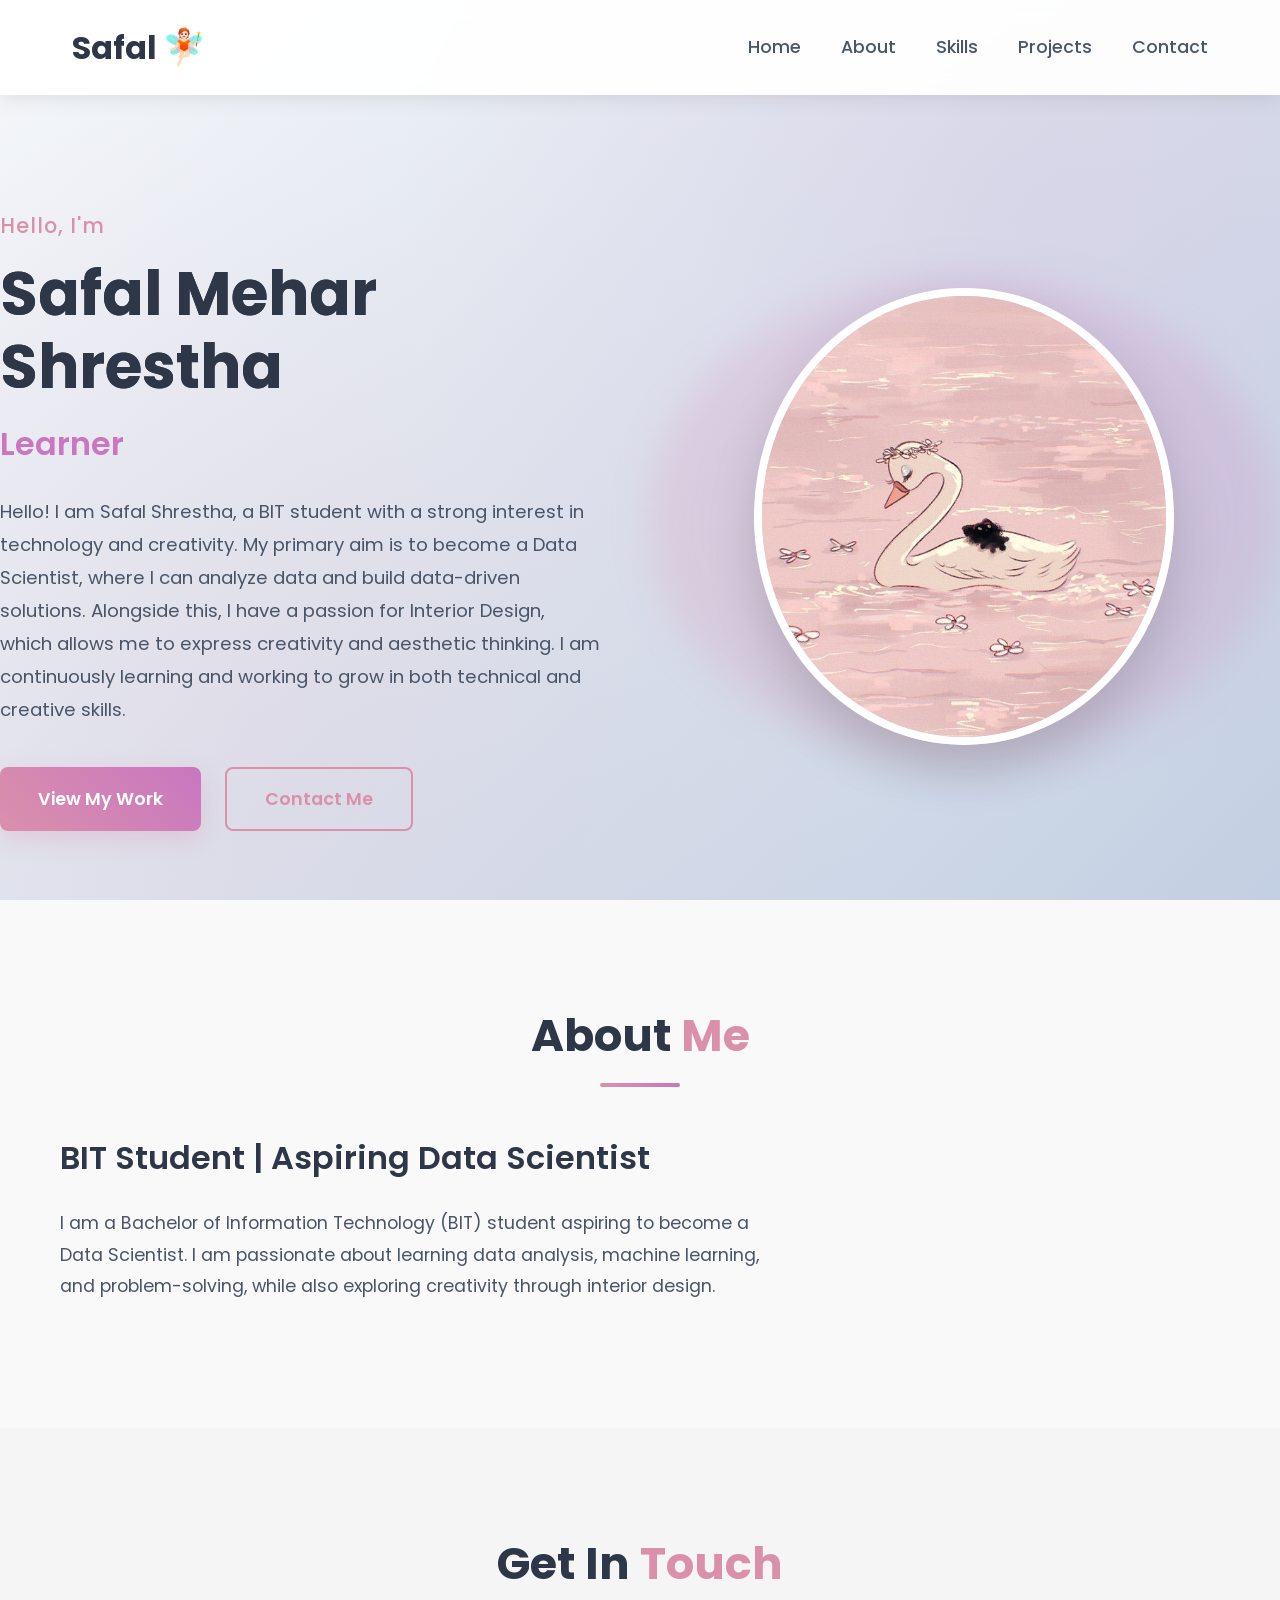
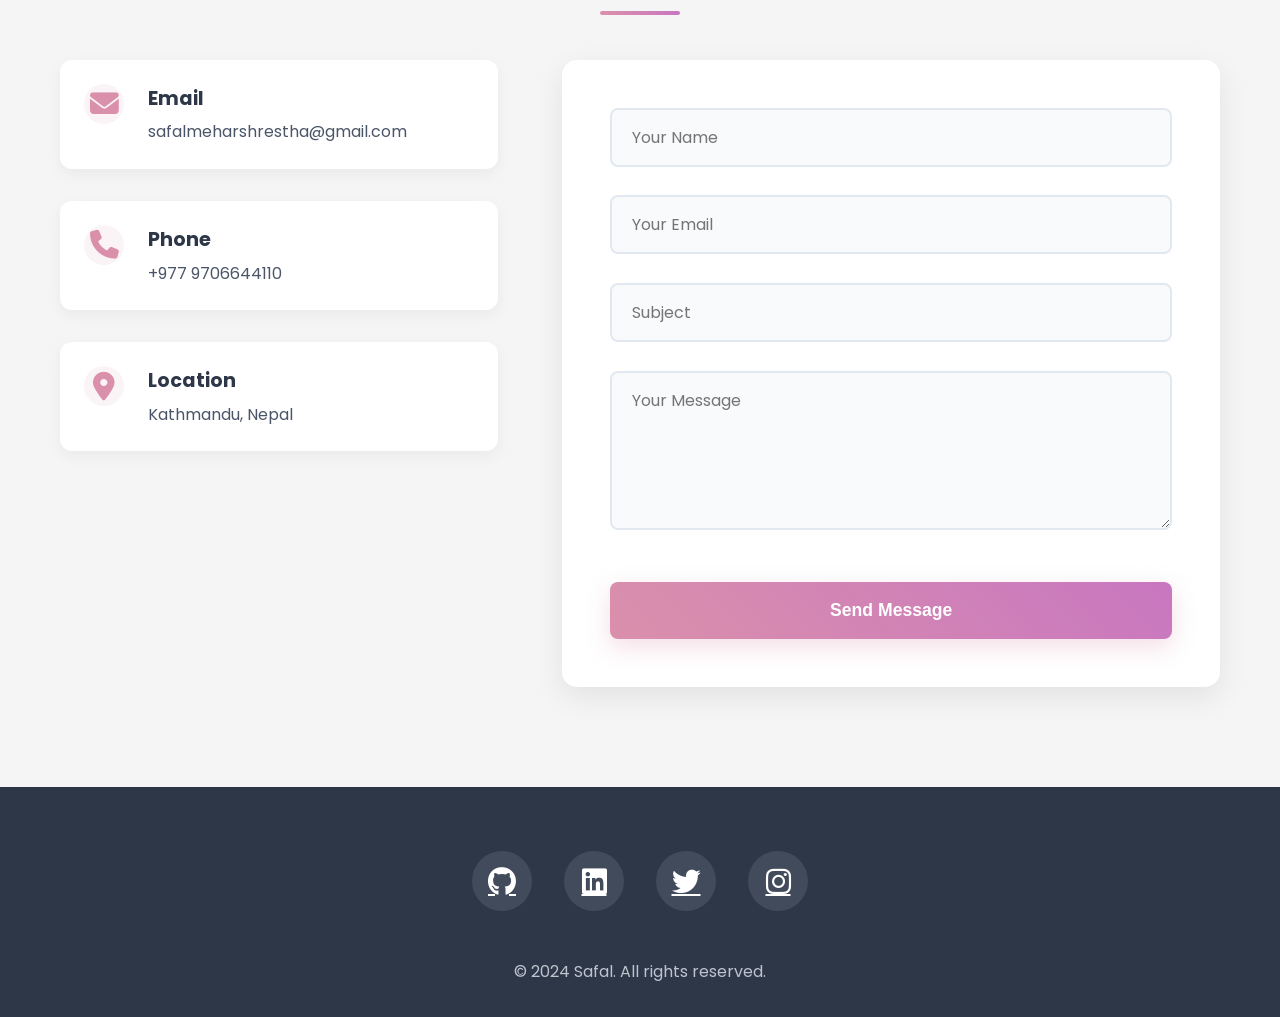
<file: Portfolio/docs/index.html>
<!DOCTYPE html>
<html lang="en">
<head>
    <meta charset="UTF-8">
    <meta name="viewport" content="width=device-width, initial-scale=1.0">
    <title>Safal | Web Developer</title>
    <link rel="stylesheet" href="../docs/style.css">
    <link rel="stylesheet" href="https://cdnjs.cloudflare.com/ajax/libs/font-awesome/6.4.0/css/all.min.css">
    <link href="https://fonts.googleapis.com/css2?family=Poppins:wght@300;400;500;600;700&display=swap" rel="stylesheet">
</head>
<body>
    <!-- Navigation -->
    <nav class="navbar">
        <div class="nav-container">
            <a href="#" class="logo">Safal<span>🧚🏻</span></a>
            <ul class="nav-menu">
                <li><a href="#home" class="nav-link">Home</a></li>
                <li><a href="#about" class="nav-link">About</a></li>
                <li><a href="#skills" class="nav-link">Skills</a></li>
                <li><a href="#projects" class="nav-link">Projects</a></li>
                <li><a href="#contact" class="nav-link">Contact</a></li>
            </ul>
            <div class="hamburger">
                <span class="bar"></span>
                <span class="bar"></span>
                <span class="bar"></span>
            </div>
        </div>
    </nav>

    <!-- Hero Section -->
    <section id="home" class="hero">
        <div class="hero-container">
            <div class="hero-content">
                <h3 class="hero-subtitle">Hello, I'm</h3>
                <h1 class="hero-title">Safal Mehar Shrestha</h1>
                <h2 class="hero-role">Learner</h2>
                <p class="hero-description">
                    Hello! I am Safal Shrestha, a BIT student with a strong interest in technology and creativity. My primary aim is to become a Data Scientist, where I can analyze data and build data-driven solutions. Alongside this, I have a passion for Interior Design, which allows me to express creativity and aesthetic thinking. I am continuously learning and working to grow in both technical and creative skills.
                </p>
                <div class="hero-buttons">
                    <a href="#projects" class="btn btn-primary">View My Work</a>
                    <a href="#contact" class="btn btn-secondary">Contact Me</a>
                </div>
            </div>
            <div class="hero-image">
                <img src="../docs/image/b0d5198fd31c3a9b846897cdb07cd703.jpg" alt="Safal">
            </div>
        </div>
    </section>

    <!-- About Section -->
    <section id="about" class="section">
        <div class="container">
            <h2 class="section-title">About <span>Me</span></h2>
            <div class="about-content">
                <div class="about-text">
                    <h3>BIT Student | Aspiring Data Scientist</h3>
                    <p>
                        I am a Bachelor of Information Technology (BIT) student aspiring to become a Data Scientist. I am passionate about learning data analysis, machine learning, and problem-solving, while also exploring creativity through interior design.
        
                    </p>
                
                    
                
                    
    </section>

    <!-- Contact Section -->
    <section id="contact" class="section bg-light">
        <div class="container">
            <h2 class="section-title">Get In <span>Touch</span></h2>
            <div class="contact-container">
                <div class="contact-info">
                    <div class="contact-item">
                        <i class="fas fa-envelope"></i>
                        <div>
                            <h3>Email</h3>
                            <p>safalmeharshrestha@gmail.com</p>
                        </div>
                    </div>
                    <div class="contact-item">
                        <i class="fas fa-phone"></i>
                        <div>
                            <h3>Phone</h3>
                            <p>+977 9706644110</p>
                        </div>
                    </div>
                    <div class="contact-item">
                        <i class="fas fa-map-marker-alt"></i>
                        <div>
                            <h3>Location</h3>
                            <p>Kathmandu, Nepal</p>
                        </div>
                    </div>
                </div>
                
                <form class="contact-form" id="contactForm">
                    <div class="form-group">
                        <input type="text" placeholder="Your Name" required>
                    </div>
                    <div class="form-group">
                        <input type="email" placeholder="Your Email" required>
                    </div>
                    <div class="form-group">
                        <input type="text" placeholder="Subject" required>
                    </div>
                    <div class="form-group">
                        <textarea placeholder="Your Message" rows="5" required></textarea>
                    </div>
                    <button type="submit" class="btn btn-primary">Send Message</button>
                </form>
            </div>
        </div>
    </section>

    <!-- Footer -->
    <footer class="footer">
        <div class="container">
            <div class="social-links">
                <a href="#"><i class="fab fa-github"></i></a>
                <a href="#"><i class="fab fa-linkedin"></i></a>
                <a href="#"><i class="fab fa-twitter"></i></a>
                <a href="#"><i class="fab fa-instagram"></i></a>
            </div>
            <p class="copyright">© 2024 Safal. All rights reserved.</p>
        </div>
    </footer>

    
</body>
</html>
</file>
<file: Portfolio/docs/style.css>
/* Reset & Base Styles */
* {
    margin: 0;
    padding: 0;
    box-sizing: border-box;
}

html {
    scroll-behavior: smooth;
}

body {
    font-family: 'Poppins', sans-serif;
    line-height: 1.6;
    color: #333;
    overflow-x: hidden;
    background-color: #f9f9f9;
}

.container {
    width: 100%;
    max-width: 1200px;
    margin: 0 auto;
    padding: 0 20px;
}

.section {
    padding: 100px 0;
}

.section-title {
    font-size: 2.8rem;
    text-align: center;
    margin-bottom: 60px;
    color: #2d3748;
    font-weight: 700;
    position: relative;
}

.section-title span {
    color: #da90ab;
    position: relative;
}

.section-title::after {
    content: '';
    position: absolute;
    width: 80px;
    height: 4px;
    background: linear-gradient(to right, #da90ab, #c877c0);
    bottom: -15px;
    left: 50%;
    transform: translateX(-50%);
    border-radius: 2px;
}

.bg-light {
    background-color: #f5f5f5;
}

/* Navigation */
.navbar {
    position: fixed;
    top: 0;
    width: 100%;
    background: rgba(255, 255, 255, 0.95);
    box-shadow: 0 2px 20px rgba(0, 0, 0, 0.1);
    z-index: 1000;
    backdrop-filter: blur(10px);
    transition: all 0.3s ease;
}

.nav-container {
    display: flex;
    justify-content: space-between;
    align-items: center;
    padding: 1.2rem 2rem;
    max-width: 1200px;
    margin: 0 auto;
}

.logo {
    font-size: 2rem;
    font-weight: 700;
    color: #2d3748;
    text-decoration: none;
    display: flex;
    align-items: center;
    gap: 5px;
}

.logo span {
    color: #da90ab;
    font-size: 2.2rem;
}

.nav-menu {
    display: flex;
    list-style: none;
    gap: 2.5rem;
}

.nav-link {
    color: #4a5568;
    text-decoration: none;
    font-weight: 500;
    transition: all 0.3s;
    position: relative;
    font-size: 1.1rem;
    padding: 5px 0;
}

.nav-link:hover {
    color: #da90ab;
}

.nav-link::after {
    content: '';
    position: absolute;
    bottom: 0;
    left: 0;
    width: 0;
    height: 2px;
    background: linear-gradient(to right, #da90ab, #c877c0);
    transition: width 0.3s;
}

.nav-link:hover::after {
    width: 100%;
}

.hamburger {
    display: none;
    flex-direction: column;
    cursor: pointer;
    gap: 4px;
    background: none;
    border: none;
    padding: 5px;
}

.bar {
    width: 25px;
    height: 3px;
    background: #2d3748;
    border-radius: 2px;
    transition: 0.3s;
}

/* Hero Section */
.hero {
    padding-top: 140px;
    min-height: 100vh;
    display: flex;
    align-items: center;
    background: linear-gradient(135deg, #f5f7fa 0%, #c3cfe2 100%);
    position: relative;
    overflow: hidden;
}

.hero::before {
    content: '';
    position: absolute;
    top: 0;
    left: 0;
    right: 0;
    bottom: 0;
    background: 
        radial-gradient(circle at 20% 80%, rgba(218, 144, 171, 0.1) 0%, transparent 50%),
        radial-gradient(circle at 80% 20%, rgba(200, 119, 192, 0.1) 0%, transparent 50%);
    z-index: 1;
}

.hero-container {
    display: grid;
    grid-template-columns: 1fr 1fr;
    gap: 4rem;
    align-items: center;
    position: relative;
    z-index: 2;
}

.hero-content {
    max-width: 600px;
}

.hero-subtitle {
    font-size: 1.3rem;
    margin-bottom: 15px;
    color: #da90ab;
    font-weight: 500;
    letter-spacing: 1px;
}

.hero-title {
    font-size: 3.8rem;
    line-height: 1.2;
    margin-bottom: 15px;
    color: #2d3748;
    font-weight: 700;
    background: linear-gradient(45deg, #2d3748, #4a5568);
    -webkit-background-clip: text;
    background-clip: text;
}

.hero-title span {
    color: #da90ab;
}

.hero-role {
    font-size: 2rem;
    margin-bottom: 25px;
    color: #c877c0;
    font-weight: 600;
}

.hero-description {
    font-size: 1.15rem;
    margin-bottom: 40px;
    color: #4a5568;
    line-height: 1.8;
}

.hero-buttons {
    display: flex;
    gap: 1.5rem;
    flex-wrap: wrap;
}

.btn {
    padding: 16px 38px;
    border-radius: 8px;
    text-decoration: none;
    font-weight: 600;
    transition: all 0.3s;
    display: inline-flex;
    align-items: center;
    justify-content: center;
    font-size: 1.1rem;
    min-width: 180px;
    position: relative;
    overflow: hidden;
    border: none;
    cursor: pointer;
}

.btn::before {
    content: '';
    position: absolute;
    top: 0;
    left: -100%;
    width: 100%;
    height: 100%;
    background: linear-gradient(90deg, transparent, rgba(255, 255, 255, 0.3), transparent);
    transition: 0.5s;
}

.btn:hover::before {
    left: 100%;
}

.btn-primary {
    background: linear-gradient(45deg, #da90ab, #c877c0);
    color: white;
    box-shadow: 0 8px 25px rgba(218, 144, 171, 0.3);
}

.btn-primary:hover {
    transform: translateY(-5px);
    box-shadow: 0 15px 35px rgba(218, 144, 171, 0.4);
}

.btn-secondary {
    background: transparent;
    color: #da90ab;
    border: 2px solid #da90ab;
}

.btn-secondary:hover {
    background: rgba(218, 144, 171, 0.1);
    transform: translateY(-5px);
}

.hero-image {
    text-align: center;
    position: relative;
}

.hero-image::before {
    content: '';
    position: absolute;
    top: 50%;
    left: 50%;
    transform: translate(-50%, -50%);
    width: 105%;
    height: 105%;
    background: linear-gradient(45deg, #da90ab, #c877c0);
    border-radius: 50%;
    filter: blur(20px);
    opacity: 0.2;
    z-index: -1;
}

.hero-image img {
    width: 100%;
    max-width: 420px;
    border-radius: 50%;
    border: 8px solid white;
    box-shadow: 0 25px 50px rgba(0, 0, 0, 0.15);
    transition: transform 0.5s;
}

.hero-image img:hover {
    transform: scale(1.05);
}

/* About Section */
.about-content {
    display: grid;
    grid-template-columns: 2fr 1fr;
    gap: 4rem;
    align-items: start;
}

.about-text h3 {
    font-size: 2rem;
    margin-bottom: 25px;
    color: #2d3748;
    font-weight: 600;
}

.about-text p {
    margin-bottom: 25px;
    color: #4a5568;
    font-size: 1.1rem;
    line-height: 1.8;
}

.about-info {
    display: grid;
    grid-template-columns: repeat(2, 1fr);
    gap: 2rem;
    margin-top: 40px;
}

.info-item {
    padding: 20px;
    background: white;
    border-radius: 10px;
    box-shadow: 0 5px 15px rgba(0, 0, 0, 0.05);
    transition: transform 0.3s;
}

.info-item:hover {
    transform: translateY(-5px);
}

.info-label {
    display: block;
    font-weight: 600;
    color: #2d3748;
    margin-bottom: 8px;
    font-size: 0.9rem;
    text-transform: uppercase;
    letter-spacing: 1px;
}

.info-value {
    color: #da90ab;
    font-size: 1.1rem;
    font-weight: 500;
}

.about-stats {
    display: grid;
    gap: 2rem;
}

.stat-card {
    background: white;
    padding: 2.5rem 2rem;
    border-radius: 15px;
    box-shadow: 0 10px 30px rgba(0, 0, 0, 0.08);
    text-align: center;
    transition: all 0.3s;
    border-top: 4px solid #da90ab;
}

.stat-card:hover {
    transform: translateY(-10px);
    box-shadow: 0 20px 40px rgba(218, 144, 171, 0.15);
}

.stat-number {
    font-size: 3rem;
    font-weight: 700;
    color: #da90ab;
    margin-bottom: 10px;
    line-height: 1;
}

.stat-text {
    color: #4a5568;
    font-size: 1rem;
    font-weight: 500;
}

/* Contact Section */
.contact-container {
    display: grid;
    grid-template-columns: 1fr 1.5fr;
    gap: 4rem;
}

.contact-info {
    display: flex;
    flex-direction: column;
    gap: 2rem;
}

.contact-item {
    display: flex;
    align-items: flex-start;
    gap: 1.5rem;
    padding: 1.5rem;
    background: white;
    border-radius: 12px;
    box-shadow: 0 5px 15px rgba(0, 0, 0, 0.05);
    transition: transform 0.3s;
}

.contact-item:hover {
    transform: translateY(-5px);
}

.contact-item i {
    font-size: 1.8rem;
    color: #da90ab;
    width: 40px;
    height: 40px;
    display: flex;
    align-items: center;
    justify-content: center;
    background: rgba(218, 144, 171, 0.1);
    border-radius: 50%;
}

.contact-item h3 {
    font-size: 1.2rem;
    margin-bottom: 5px;
    color: #2d3748;
}

.contact-item p {
    color: #4a5568;
    font-size: 1rem;
}

.contact-form {
    background: white;
    padding: 3rem;
    border-radius: 15px;
    box-shadow: 0 10px 30px rgba(0, 0, 0, 0.08);
}

.form-group {
    margin-bottom: 1.8rem;
    position: relative;
}

.form-group input,
.form-group textarea {
    width: 100%;
    padding: 15px 20px;
    border: 2px solid #e2e8f0;
    border-radius: 8px;
    font-family: 'Poppins', sans-serif;
    font-size: 1rem;
    transition: all 0.3s;
    background: #f8fafc;
}

.form-group input:focus,
.form-group textarea:focus {
    outline: none;
    border-color: #da90ab;
    box-shadow: 0 0 0 3px rgba(218, 144, 171, 0.1);
    background: white;
}

.form-group textarea {
    min-height: 150px;
    resize: vertical;
}

.contact-form .btn-primary {
    width: 100%;
    padding: 18px;
    font-size: 1.1rem;
    margin-top: 1rem;
}

/* Footer */
.footer {
    background: #2d3748;
    color: white;
    padding: 4rem 0 2rem;
    text-align: center;
}

.social-links {
    display: flex;
    justify-content: center;
    gap: 2rem;
    margin-bottom: 3rem;
}

.social-links a {
    color: white;
    font-size: 1.8rem;
    transition: all 0.3s;
    width: 60px;
    height: 60px;
    display: flex;
    align-items: center;
    justify-content: center;
    border-radius: 50%;
    background: rgba(255, 255, 255, 0.1);
}

.social-links a:hover {
    color: #da90ab;
    background: rgba(255, 255, 255, 0.2);
    transform: translateY(-5px);
}

.copyright {
    opacity: 0.8;
    font-size: 1rem;
    color: #e2e8f0;
}

/* Responsive Design */
@media (max-width: 992px) {
    .hero-container {
        grid-template-columns: 1fr;
        text-align: center;
        gap: 3rem;
    }
    
    .hero-image {
        order: -1;
    }
    
    .hero-image img {
        max-width: 350px;
    }
    
    .about-content {
        grid-template-columns: 1fr;
    }
    
    .contact-container {
        grid-template-columns: 1fr;
        gap: 3rem;
    }
    
    .section-title {
        font-size: 2.5rem;
    }
    
    .hero-title {
        font-size: 3.2rem;
    }
    
    .hero-role {
        font-size: 1.8rem;
    }
}

@media (max-width: 768px) {
    .hamburger {
        display: flex;
    }
    
    .nav-menu {
        position: fixed;
        left: -100%;
        top: 80px;
        flex-direction: column;
        background: white;
        width: 100%;
        text-align: center;
        transition: 0.3s;
        box-shadow: 0 10px 27px rgba(0, 0, 0, 0.05);
        padding: 2rem 0;
        gap: 0;
    }
    
    .nav-menu.active {
        left: 0;
    }
    
    .nav-menu li {
        margin: 1rem 0;
    }
    
    .nav-link {
        font-size: 1.2rem;
    }
    
    .hero-title {
        font-size: 2.8rem;
    }
    
    .hero-role {
        font-size: 1.6rem;
    }
    
    .hero-buttons {
        justify-content: center;
    }
    
    .btn {
        min-width: 160px;
        padding: 14px 30px;
    }
    
    .about-info {
        grid-template-columns: 1fr;
    }
    
    .contact-form {
        padding: 2rem;
    }
}

@media (max-width: 576px) {
    .section {
        padding: 80px 0;
    }
    
    .section-title {
        font-size: 2.2rem;
    }
    
    .hero-title {
        font-size: 2.5rem;
    }
    
    .hero-subtitle {
        font-size: 1.1rem;
    }
    
    .hero-description {
        font-size: 1rem;
    }
    
    .hero-buttons {
        flex-direction: column;
        align-items: center;
    }
    
    .btn {
        width: 100%;
        max-width: 300px;
    }
    
    .social-links {
        gap: 1rem;
    }
    
    .social-links a {
        width: 50px;
        height: 50px;
        font-size: 1.5rem;
    }
}

/* Add some animation classes */
@keyframes fadeInUp {
    from {
        opacity: 0;
        transform: translateY(30px);
    }
    to {
        opacity: 1;
        transform: translateY(0);
    }
}

.fade-in-up {
    animation: fadeInUp 0.8s ease-out forwards;
}

/* Smooth scrolling offset for fixed navbar */
html {
    scroll-padding-top: 80px;
}
</file>
